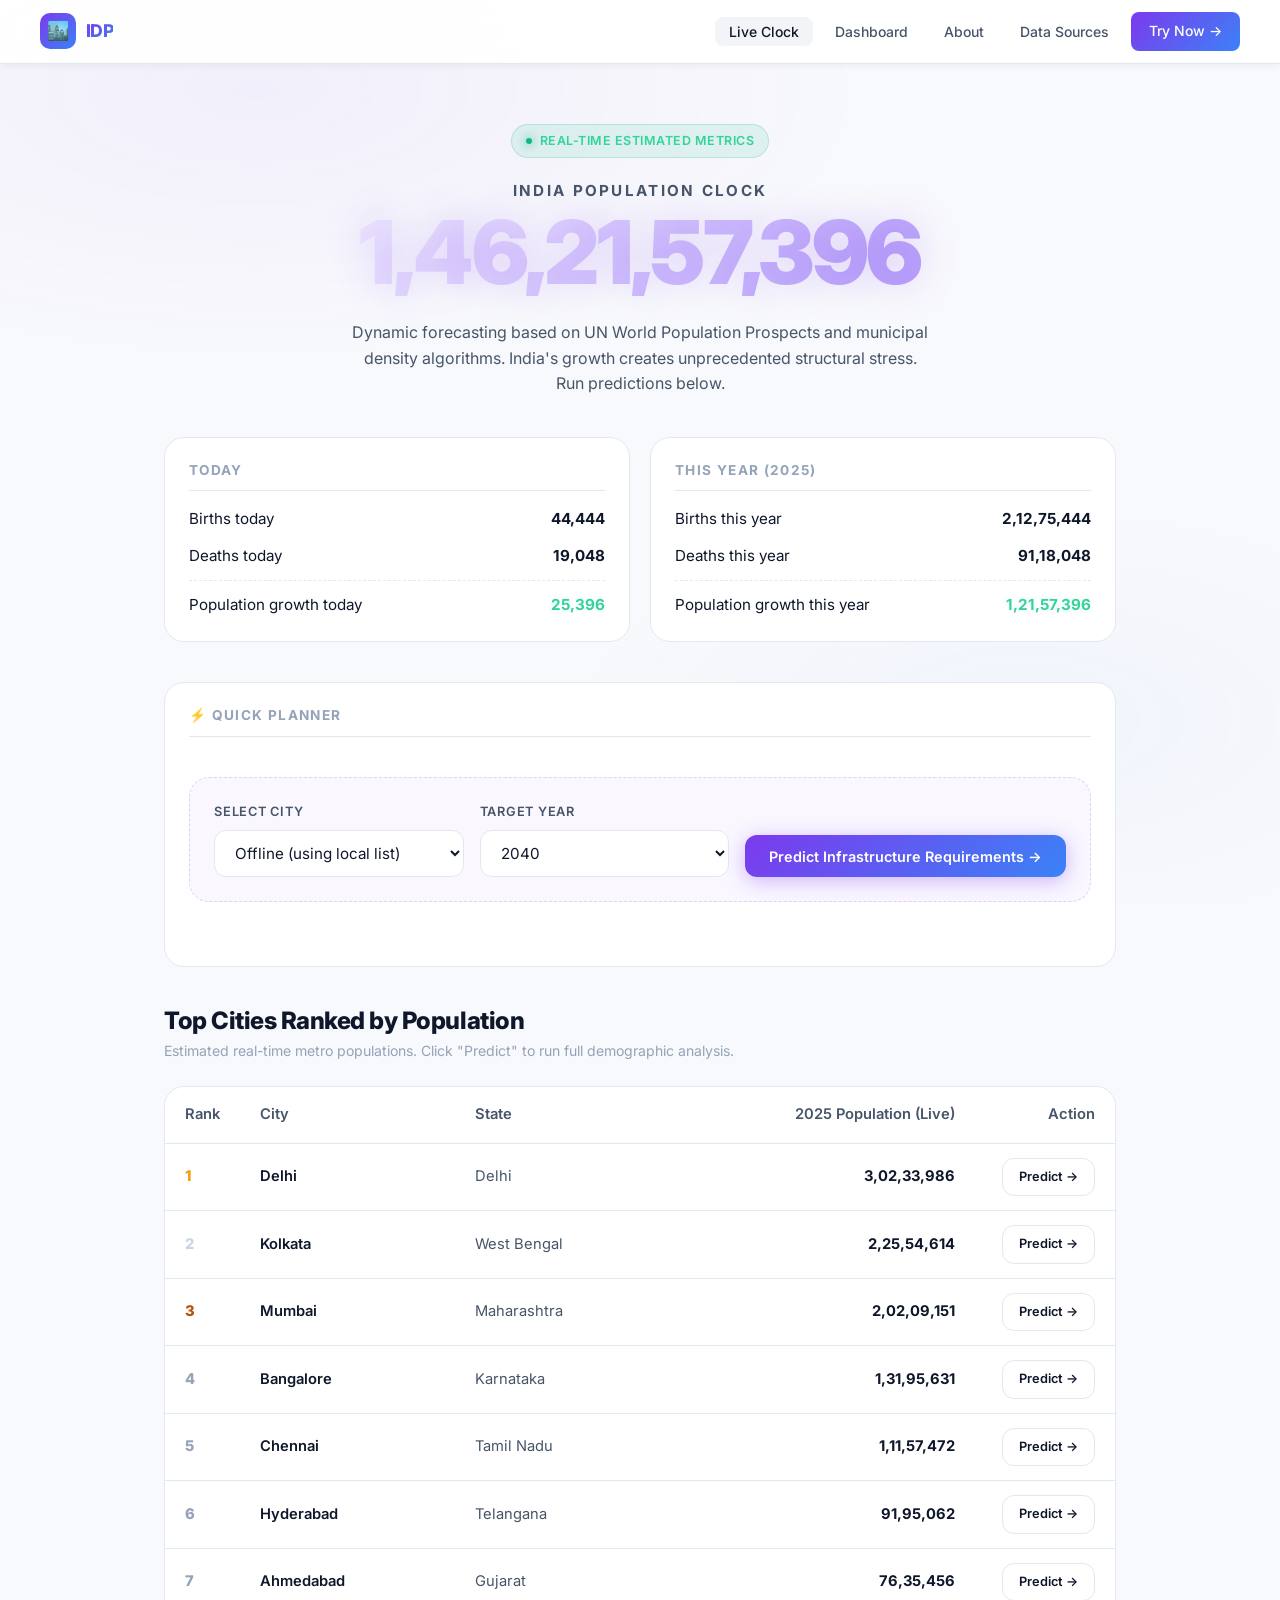
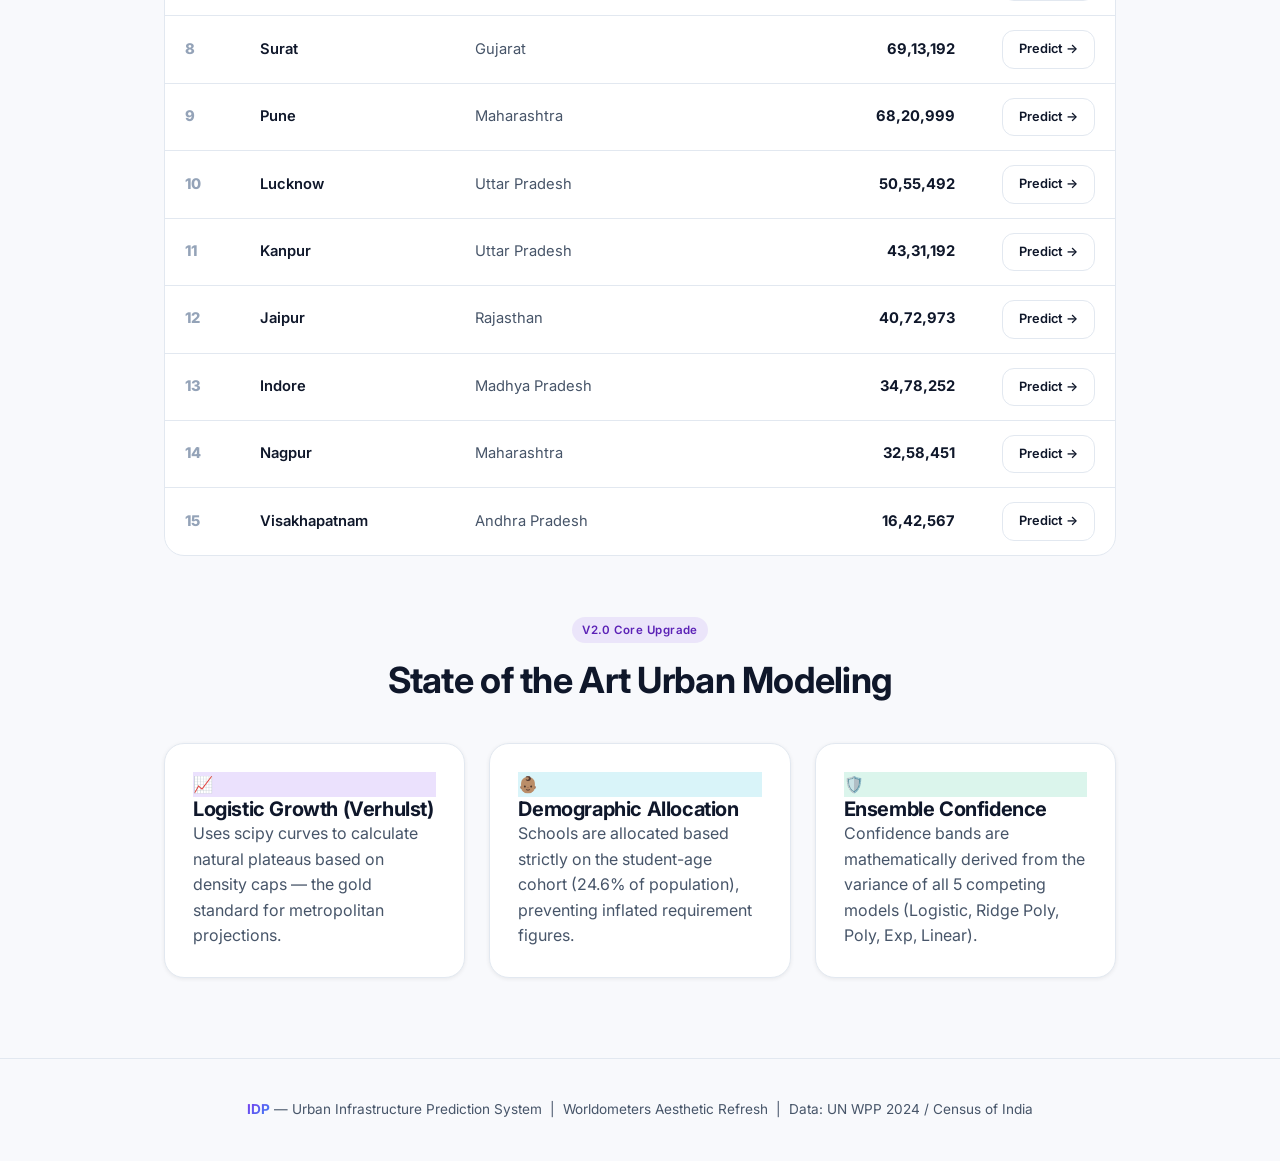
<file: frontend/index.html>
<!DOCTYPE html>
<html lang="en">
<head>
  <meta charset="UTF-8" />
  <meta name="viewport" content="width=device-width, initial-scale=1.0" />
  <title>India Live Population Clock — IDP</title>
  <meta name="description" content="Live Worldometers-style Indian population clock and predictive urban planning platform. Run multi-model AI predictions for major cities." />
  <link rel="stylesheet" href="css/style.css" />
  <style>
    /* ── Worldometers Ticker Styles ── */
    .clock-hero {
      text-align: center;
      padding: 60px 0 40px 0;
      position: relative;
    }

    .clock-title {
      font-size: 0.95rem;
      font-weight: 700;
      text-transform: uppercase;
      letter-spacing: 0.15em;
      color: var(--text-secondary);
      margin-bottom: 8px;
    }

    .clock-large {
      font-size: clamp(3.2rem, 8vw, 5.5rem);
      font-weight: 900;
      letter-spacing: -0.03em;
      line-height: 1;
      font-family: 'Inter', monospace;
      background: linear-gradient(135deg, #ffffff 0%, #a78bfa 100%);
      -webkit-background-clip: text;
      -webkit-text-fill-color: transparent;
      background-clip: text;
      margin-bottom: 24px;
      text-shadow: 0 0 40px rgba(124, 58, 237, 0.2);
    }

    /* ── Live Indicator Dot ── */
    .indicator-wrapper {
      display: inline-flex;
      align-items: center;
      gap: 8px;
      background: rgba(16, 185, 129, 0.1);
      border: 1px solid rgba(16, 185, 129, 0.2);
      border-radius: 100px;
      padding: 6px 14px;
      font-size: 0.78rem;
      font-weight: 600;
      color: #34d399;
      margin-bottom: 24px;
      letter-spacing: 0.04em;
    }

    .indicator-wrapper .dot {
      width: 6px; height: 6px;
      border-radius: 50%;
      background: #10b981;
      box-shadow: 0 0 10px #10b981;
      animation: pulse 2s ease-in-out infinite;
    }

    /* ── Side-by-Side Stat Cards ── */
    .live-stats-row {
      display: grid;
      grid-template-columns: 1fr 1fr;
      gap: 20px;
      margin-bottom: 40px;
    }

    @media (max-width: 768px) {
      .live-stats-row {
        grid-template-columns: 1fr;
      }
    }

    .stat-box {
      background: var(--bg-card);
      border: 1px solid var(--border);
      border-radius: var(--radius-lg);
      padding: 24px;
      backdrop-filter: blur(12px);
    }

    .stat-box-title {
      font-size: 0.85rem;
      font-weight: 700;
      text-transform: uppercase;
      letter-spacing: 0.1em;
      color: var(--text-muted);
      border-bottom: 1px solid var(--border);
      padding-bottom: 12px;
      margin-bottom: 16px;
    }

    .stat-ticker-item {
      display: flex;
      justify-content: space-between;
      align-items: center;
      margin-bottom: 12px;
      font-size: 0.95rem;
    }

    .stat-ticker-item:last-child {
      margin-bottom: 0;
      padding-top: 12px;
      border-top: 1px dashed var(--border);
    }

    .stat-ticker-val {
      font-weight: 700;
      font-family: 'Inter', monospace;
      color: var(--text-primary);
    }

    .stat-ticker-val.growth {
      color: #34d399;
      text-shadow: 0 0 10px rgba(52, 211, 153, 0.1);
    }

    /* ── Ranked Table ── */
    .ranked-section {
      margin-bottom: 60px;
    }

    .ranked-table-wrapper {
      background: var(--bg-card);
      border: 1px solid var(--border);
      border-radius: var(--radius-lg);
      overflow: hidden;
      backdrop-filter: blur(12px);
    }

    .ranked-table {
      width: 100%;
      border-collapse: collapse;
      text-align: left;
      font-size: 0.92rem;
    }

    .ranked-table th {
      background: rgba(255, 255, 255, 0.02);
      padding: 16px 20px;
      font-weight: 600;
      color: var(--text-secondary);
      border-bottom: 1px solid var(--border);
    }

    .ranked-table td {
      padding: 14px 20px;
      border-bottom: 1px solid var(--border);
      vertical-align: middle;
    }

    .ranked-table tr:last-child td {
      border-bottom: none;
    }

    .ranked-table tr:hover td {
      background: rgba(255, 255, 255, 0.01);
    }

    .rank-num {
      font-weight: 800;
      color: var(--text-muted);
    }

    tr:nth-child(1) .rank-num { color: #f59e0b; }
    tr:nth-child(2) .rank-num { color: #cbd5e1; }
    tr:nth-child(3) .rank-num { color: #b45309; }

    .city-name {
      font-weight: 600;
      color: var(--text-primary);
    }

    .city-pop-ticker {
      font-family: 'Inter', monospace;
      font-weight: 700;
    }

    /* ── General Overrides ── */
    .quick-predict-bar {
      margin: 40px 0;
      background: rgba(124, 58, 237, 0.04);
      border: 1px dashed rgba(124, 58, 237, 0.2);
      border-radius: var(--radius-lg);
      padding: 24px;
      display: grid;
      grid-template-columns: 1fr 1fr auto;
      gap: 16px;
      align-items: end;
    }

    @media (max-width: 768px) {
      .quick-predict-bar {
        grid-template-columns: 1fr;
      }
    }
  </style>
</head>
<body>

<!-- ── Navbar ── -->
<nav class="navbar">
  <div class="navbar-inner">
    <a href="index.html" class="nav-logo">
      <div class="logo-icon">🏙️</div>
      <span class="gradient-text">IDP</span>
    </a>
    <ul class="nav-links">
      <li><a href="index.html" class="active">Live Clock</a></li>
      <li><a href="dashboard.html">Dashboard</a></li>
      <li><a href="about.html">About</a></li>
      <li><a href="sources.html">Data Sources</a></li>
      <li><a href="dashboard.html" class="btn btn-sm nav-cta">Try Now →</a></li>
    </ul>
  </div>
</nav>

<div class="container" style="max-width: 1000px;">
  <!-- ── Main Counter Hero ── -->
  <section class="clock-hero">
    <div class="indicator-wrapper">
      <span class="dot"></span>
      REAL-TIME ESTIMATED METRICS
    </div>
    <h1 class="clock-title">India Population Clock</h1>
    <div class="clock-large" id="live-india-pop">1,450,000,000</div>
    <p style="max-width: 580px; margin: 0 auto; color: var(--text-secondary); line-height: 1.6;">
      Dynamic forecasting based on UN World Population Prospects and municipal density algorithms. India's growth creates unprecedented structural stress. Run predictions below.
    </p>
  </section>

  <!-- ── Side-by-Side Ticker Cards ── -->
  <section class="live-stats-row">
    <!-- Today -->
    <div class="stat-box">
      <h3 class="stat-box-title">TODAY</h3>
      <div class="stat-ticker-item">
        <span>Births today</span>
        <span class="stat-ticker-val" id="today-births">0</span>
      </div>
      <div class="stat-ticker-item">
        <span>Deaths today</span>
        <span class="stat-ticker-val" id="today-deaths">0</span>
      </div>
      <div class="stat-ticker-item">
        <span>Population growth today</span>
        <span class="stat-ticker-val growth" id="today-growth">0</span>
      </div>
    </div>

    <!-- This Year -->
    <div class="stat-box">
      <h3 class="stat-box-title">THIS YEAR (2025)</h3>
      <div class="stat-ticker-item">
        <span>Births this year</span>
        <span class="stat-ticker-val" id="year-births">0</span>
      </div>
      <div class="stat-ticker-item">
        <span>Deaths this year</span>
        <span class="stat-ticker-val" id="year-deaths">0</span>
      </div>
      <div class="stat-ticker-item">
        <span>Population growth this year</span>
        <span class="stat-ticker-val growth" id="year-growth">0</span>
      </div>
    </div>
  </section>

  <!-- ── Quick Predict Bar ── -->
  <section class="stat-box" style="margin-bottom: 40px;">
    <h3 class="stat-box-title" style="margin-bottom: 8px;">⚡ Quick Planner</h3>
    <div class="quick-predict-bar">
      <div class="form-group" style="margin-bottom: 0;">
        <label class="form-label" for="qs-city">Select City</label>
        <select class="form-control" id="qs-city">
          <option value="">Loading cities...</option>
        </select>
      </div>
      <div class="form-group" style="margin-bottom: 0;">
        <label class="form-label" for="qs-year">Target Year</label>
        <select class="form-control" id="qs-year"></select>
      </div>
      <button class="btn btn-primary" id="qs-btn" onclick="quickPredict()" style="height: 42px;">
        Predict Infrastructure Requirements →
      </button>
    </div>
  </section>

  <!-- ── Ranked Table ── -->
  <section class="ranked-section">
    <div style="margin-bottom: 24px;">
      <h2 style="font-size: 1.5rem; font-weight: 800; letter-spacing: -0.02em;">Top Cities Ranked by Population</h2>
      <p style="color: var(--text-muted); font-size: 0.88rem; margin-top: 4px;">
        Estimated real-time metro populations. Click "Predict" to run full demographic analysis.
      </p>
    </div>

    <div class="ranked-table-wrapper">
      <table class="ranked-table">
        <thead>
          <tr>
            <th style="width: 60px;">Rank</th>
            <th>City</th>
            <th>State</th>
            <th style="text-align: right;">2025 Population (Live)</th>
            <th style="text-align: right; width: 140px;">Action</th>
          </tr>
        </thead>
        <tbody id="ranked-cities-body">
          <!-- Populated by JavaScript -->
        </tbody>
      </table>
    </div>
  </section>

  <!-- ── Features ── -->
  <section class="section" style="padding-top: 0;">
    <div style="text-align:center; margin-bottom: 40px;">
      <span class="badge badge-purple" style="margin-bottom: 16px;">V2.0 Core Upgrade</span>
      <h2>State of the Art Urban Modeling</h2>
    </div>

    <div class="grid-3">
      <div class="card feature-card">
        <div class="feature-icon" style="background: rgba(124,58,237,0.15);">📈</div>
        <h3>Logistic Growth (Verhulst)</h3>
        <p>Uses scipy curves to calculate natural plateaus based on density caps — the gold standard for metropolitan projections.</p>
      </div>
      <div class="card feature-card">
        <div class="feature-icon" style="background: rgba(6,182,212,0.15);">👶🏽</div>
        <h3>Demographic Allocation</h3>
        <p>Schools are allocated based strictly on the student-age cohort (24.6% of population), preventing inflated requirement figures.</p>
      </div>
      <div class="card feature-card">
        <div class="feature-icon" style="background: rgba(16,185,129,0.15);">🛡️</div>
        <h3>Ensemble Confidence</h3>
        <p>Confidence bands are mathematically derived from the variance of all 5 competing models (Logistic, Ridge Poly, Poly, Exp, Linear).</p>
      </div>
    </div>
  </section>
</div>

<!-- ── Footer ── -->
<footer class="footer">
  <p>
    <strong class="gradient-text">IDP</strong> — Urban Infrastructure Prediction System &nbsp;|&nbsp;
    Worldometers Aesthetic Refresh &nbsp;|&nbsp;
    Data: UN WPP 2024 / Census of India
  </p>
</footer>

<script src="js/api.js"></script>
<script>
  // ── Baseline City Data (Sorted by Population for Rank) ──
  const CITIES_DB = [
    { name: "Delhi", state: "Delhi", pop: 30222405, cagr: 2.12, tickRate: 0.19 },
    { name: "Kolkata", state: "West Bengal", pop: 22549738, cagr: 1.15, tickRate: 0.08 },
    { name: "Mumbai", state: "Maharashtra", pop: 20203056, cagr: 1.62, tickRate: 0.10 },
    { name: "Bangalore", state: "Karnataka", pop: 13187098, cagr: 3.45, tickRate: 0.14 },
    { name: "Chennai", state: "Tamil Nadu", pop: 11153205, cagr: 2.21, tickRate: 0.07 },
    { name: "Hyderabad", state: "Telangana", pop: 9190795, cagr: 2.54, tickRate: 0.07 },
    { name: "Ahmedabad", state: "Gujarat", pop: 7632408, cagr: 2.29, tickRate: 0.05 },
    { name: "Surat", state: "Gujarat", pop: 6908925, cagr: 3.52, tickRate: 0.07 },
    { name: "Pune", state: "Maharashtra", pop: 6817951, cagr: 2.50, tickRate: 0.05 },
    { name: "Lucknow", state: "Uttar Pradesh", pop: 5052444, cagr: 3.20, tickRate: 0.05 },
    { name: "Kanpur", state: "Uttar Pradesh", pop: 4329973, cagr: 1.85, tickRate: 0.02 },
    { name: "Jaipur", state: "Rajasthan", pop: 4071754, cagr: 2.10, tickRate: 0.02 },
    { name: "Indore", state: "Madhya Pradesh", pop: 3476423, cagr: 2.95, tickRate: 0.03 },
    { name: "Nagpur", state: "Maharashtra", pop: 3257841, cagr: 1.60, tickRate: 0.01 },
    { name: "Visakhapatnam", state: "Andhra Pradesh", pop: 1641957, cagr: 1.45, tickRate: 0.01 }
  ];

  // Sort just in case order is different
  CITIES_DB.sort((a, b) => b.pop - a.pop);

  // ── Render Ranked Table ──
  const tbody = document.getElementById("ranked-cities-body");
  CITIES_DB.forEach((city, index) => {
    const tr = document.createElement("tr");
    tr.innerHTML = `
      <td><span class="rank-num">${index + 1}</span></td>
      <td><span class="city-name">${city.name}</span></td>
      <td><span style="color: var(--text-secondary);">${city.state}</span></td>
      <td style="text-align: right;"><span class="city-pop-ticker" id="city-ticker-${index}">${formatNumber(city.pop)}</span></td>
      <td style="text-align: right;">
        <a href="dashboard.html?city=${encodeURIComponent(city.name)}&year=2040" class="btn btn-sm btn-secondary">Predict →</a>
      </td>
    `;
    tbody.appendChild(tr);
  });

  // ── Populate Year Dropdown ──
  const ysEl = document.getElementById("qs-year");
  for (let y = 2025; y <= 2060; y += 5) {
    const opt = document.createElement("option");
    opt.value = y;
    opt.textContent = y;
    if (y === 2040) opt.selected = true;
    ysEl.appendChild(opt);
  }

  // ── Fetch Cities for dropdown from API ──
  (async () => {
    const el = document.getElementById("qs-city");
    try {
      const data = await getCities();
      el.innerHTML = "";
      data.cities.forEach(c => {
        const opt = document.createElement("option");
        opt.value = c; opt.textContent = c;
        if (c === "Delhi") opt.selected = true;
        el.appendChild(opt);
      });
    } catch {
      el.innerHTML = '<option value="">Offline (using local list)</option>';
      CITIES_DB.forEach(c => {
        const opt = document.createElement("option");
        opt.value = c.name; opt.textContent = c.name;
        el.appendChild(opt);
      });
    }
  })();

  // ── Real-Time Live Clock Calculations ──
  // India's estimated mid-2025 population is ~1,450,000,000.
  // Births per day: ~63,000 (0.729 per second)
  // Deaths per day: ~27,000 (0.312 per second)
  // Net increase: ~36,000 (0.417 per second)

  const indiaBasePop = 1450000000;
  const startOfYear = new Date(new Date().getFullYear(), 0, 1).getTime();

  function updateLiveClocks() {
    const now = Date.now();
    const secSinceNewYear = (now - startOfYear) / 1000;
    
    // Today's values
    const nowObj = new Date();
    const startOfToday = new Date(nowObj.getFullYear(), nowObj.getMonth(), nowObj.getDate()).getTime();
    const secSinceMidnight = (now - startOfToday) / 1000;

    // Daily metrics
    const birthsToday = Math.round(secSinceMidnight * (63000 / 86400));
    const deathsToday = Math.round(secSinceMidnight * (27000 / 86400));
    const growthToday = birthsToday - deathsToday;

    // Annual metrics
    const birthsThisYear = Math.round(secSinceNewYear * (63000 * 365 / 31536000));
    const deathsThisYear = Math.round(secSinceNewYear * (27000 * 365 / 31536000));
    const growthThisYear = birthsThisYear - deathsThisYear;

    // Update main clock
    const liveIndiaPop = indiaBasePop + growthThisYear;
    document.getElementById("live-india-pop").textContent = formatNumber(liveIndiaPop);

    // Update today's elements
    document.getElementById("today-births").textContent = formatNumber(birthsToday);
    document.getElementById("today-deaths").textContent = formatNumber(deathsToday);
    document.getElementById("today-growth").textContent = formatNumber(growthToday);

    // Update year elements
    document.getElementById("year-births").textContent = formatNumber(birthsThisYear);
    document.getElementById("year-deaths").textContent = formatNumber(deathsThisYear);
    document.getElementById("year-growth").textContent = formatNumber(growthThisYear);

    // Update city live tickers (slow progress ticking)
    CITIES_DB.forEach((city, index) => {
      // Simulate real-time ticking by offset
      const ticks = Math.round(secSinceMidnight * city.tickRate);
      const currentCityPop = city.pop + ticks;
      document.getElementById(`city-ticker-${index}`).textContent = formatNumber(currentCityPop);
    });
  }

  // Run immediately and then start interval
  updateLiveClocks();
  setInterval(updateLiveClocks, 250);

  // ── Redirection helper ──
  function quickPredict() {
    const city = document.getElementById("qs-city").value;
    const year = document.getElementById("qs-year").value;
    if (!city) return;
    window.location.href = `dashboard.html?city=${encodeURIComponent(city)}&year=${year}`;
  }

  // ── General formatting ──
  function formatNumber(n) {
    return new Intl.NumberFormat("en-IN").format(n);
  }
</script>
</body>
</html>
</file>
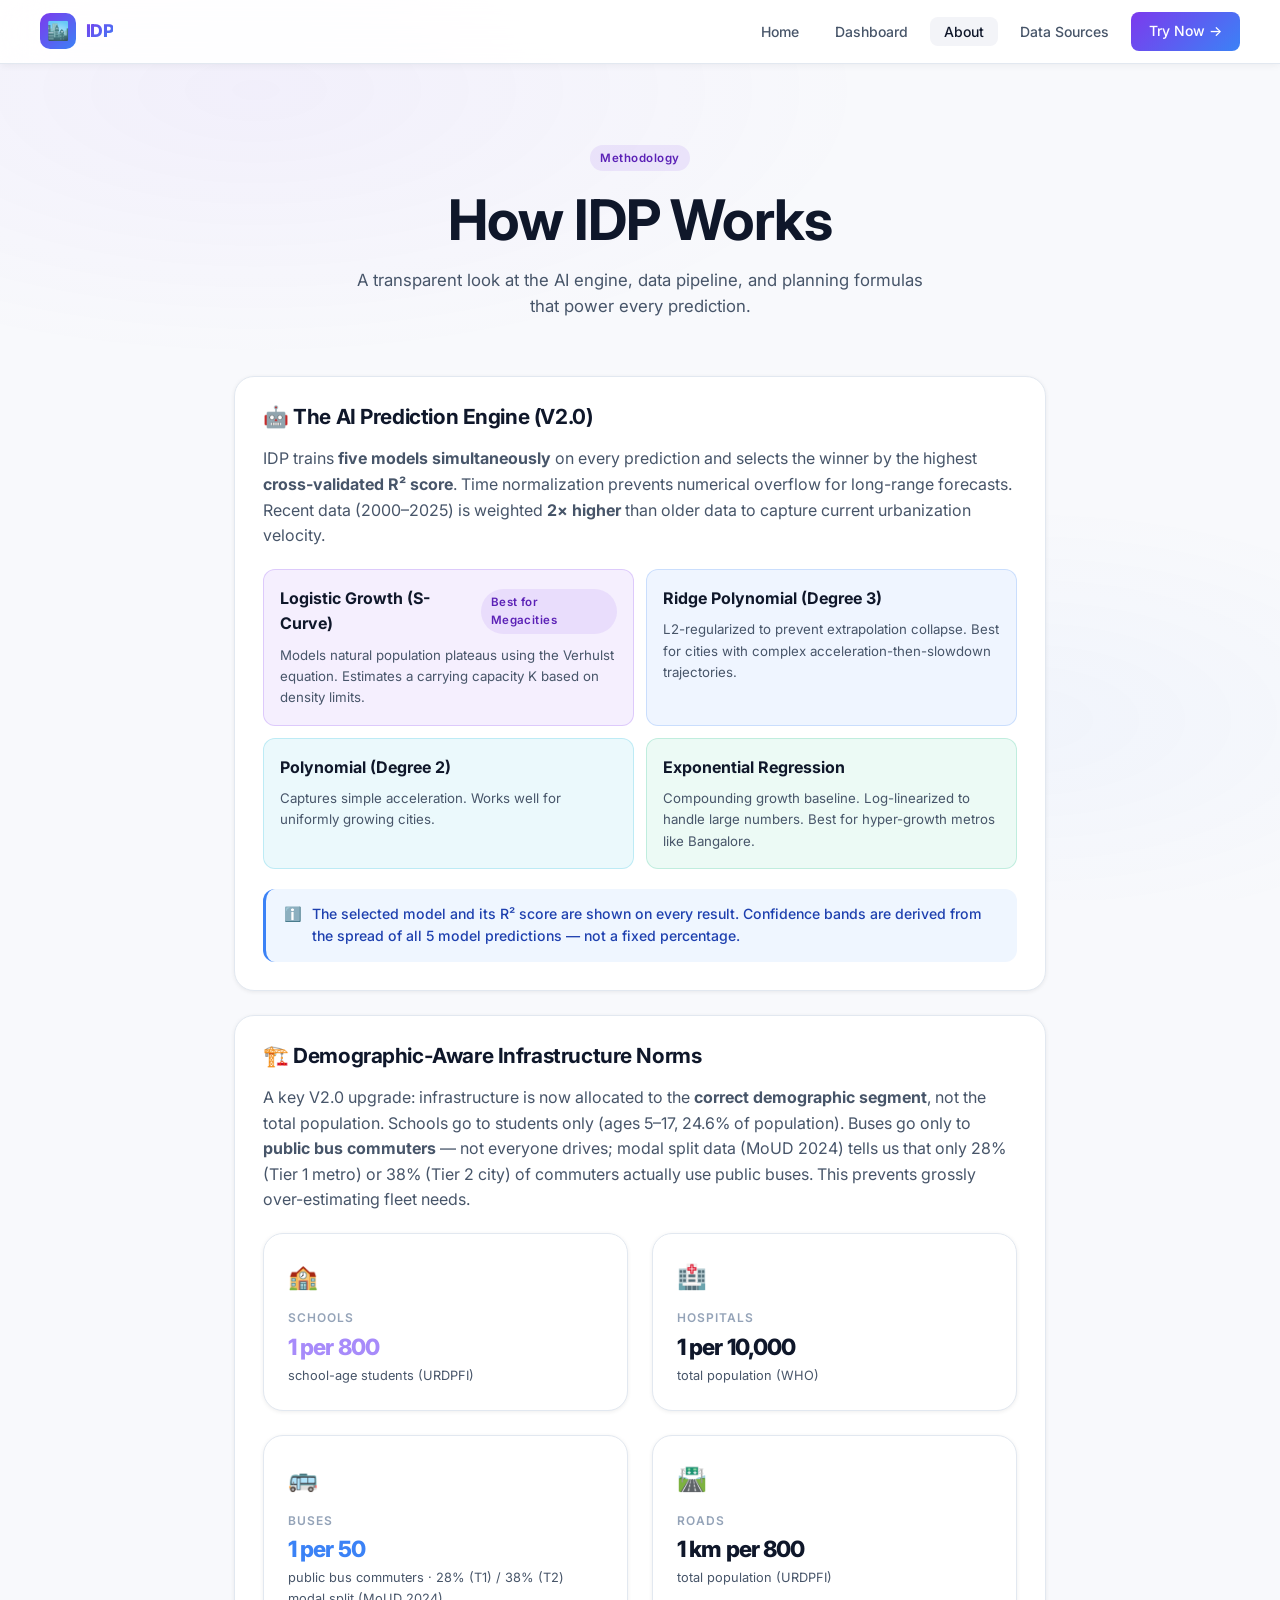
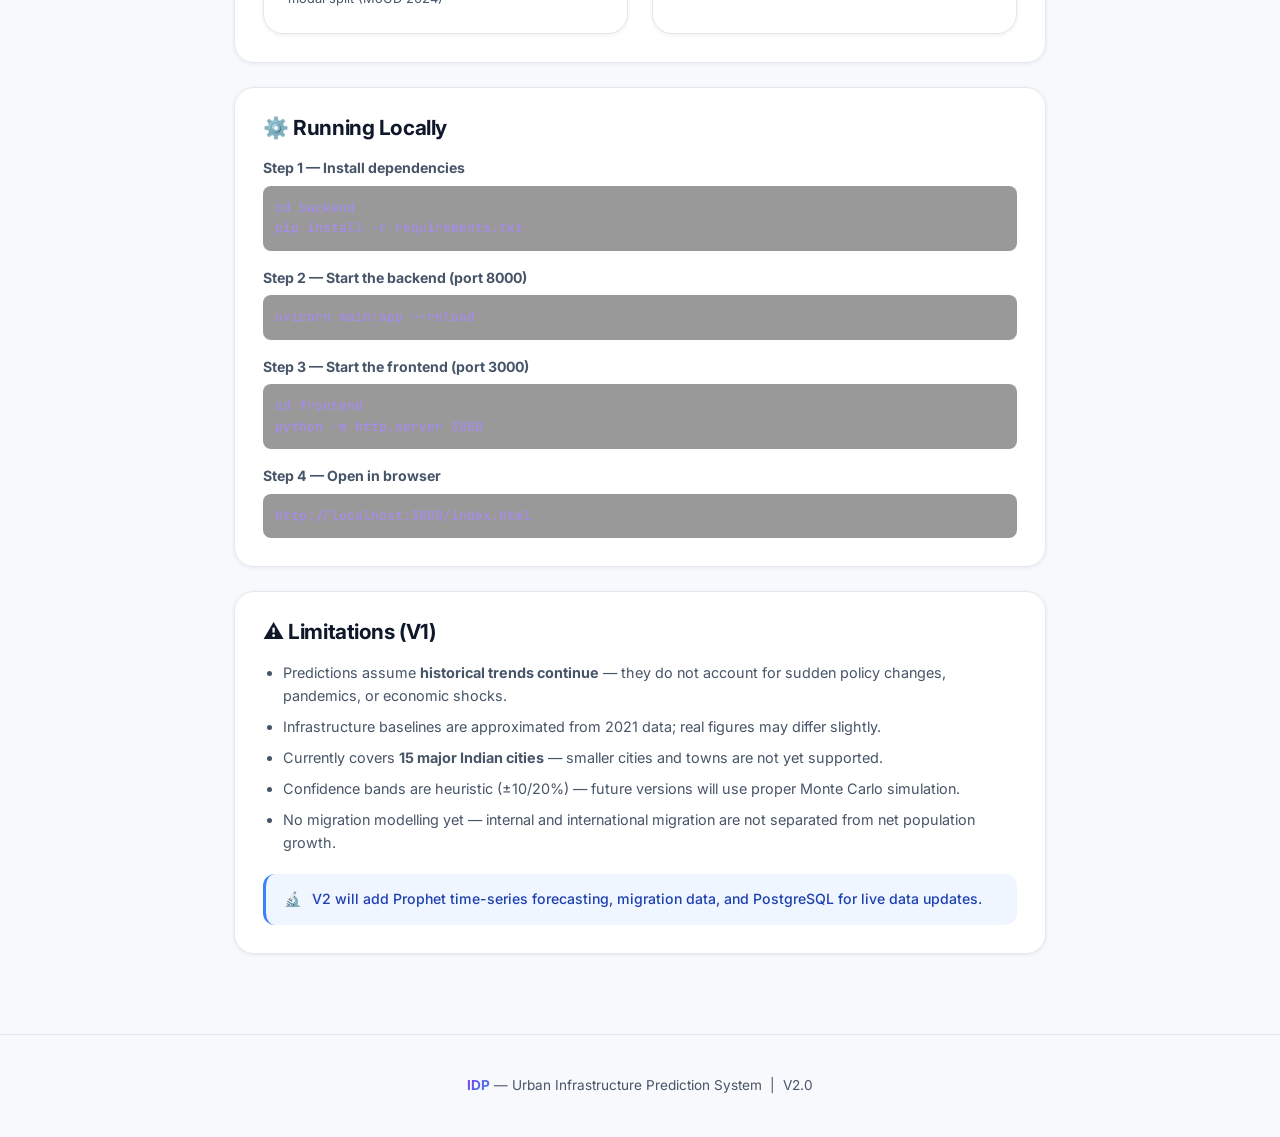
<file: frontend/about.html>
<!DOCTYPE html>
<html lang="en">
<head>
  <meta charset="UTF-8" />
  <meta name="viewport" content="width=device-width, initial-scale=1.0" />
  <title>About — IDP Urban Infrastructure Prediction System</title>
  <meta name="description" content="Learn how the IDP AI prediction engine works — multi-model regression, census data, and urban planning formulas explained." />
  <link rel="stylesheet" href="css/style.css" />
</head>
<body>

<nav class="navbar">
  <div class="navbar-inner">
    <a href="index.html" class="nav-logo">
      <div class="logo-icon">🏙️</div>
      <span class="gradient-text">IDP</span>
    </a>
    <ul class="nav-links">
      <li><a href="index.html">Home</a></li>
      <li><a href="dashboard.html">Dashboard</a></li>
      <li><a href="about.html" class="active">About</a></li>
      <li><a href="sources.html">Data Sources</a></li>
      <li><a href="dashboard.html" class="btn btn-sm nav-cta">Try Now →</a></li>
    </ul>
  </div>
</nav>

<section class="section">
  <div class="container" style="max-width: 860px;">

    <div style="margin-bottom: 56px; text-align: center;" class="fade-in">
      <span class="badge badge-purple" style="margin-bottom: 16px;">Methodology</span>
      <h1>How IDP Works</h1>
      <p style="max-width:580px; margin: 12px auto; font-size:1.05rem;">
        A transparent look at the AI engine, data pipeline, and planning formulas
        that power every prediction.
      </p>
    </div>

    <!-- AI Engine -->
    <div class="card fade-in" style="margin-bottom: 24px;">
      <h2 style="margin-bottom: 16px; font-size: 1.3rem;">🤖 The AI Prediction Engine (V2.0)</h2>
      <p style="margin-bottom: 16px;">
        IDP trains <strong>five models simultaneously</strong> on every prediction and selects the winner by the highest
        <strong>cross-validated R² score</strong>. Time normalization prevents numerical overflow for long-range forecasts.
        Recent data (2000–2025) is weighted <strong>2× higher</strong> than older data to capture current urbanization velocity.
      </p>
      <div style="display: grid; grid-template-columns: 1fr 1fr; gap: 12px; margin-top: 20px;">
        <div style="padding: 16px; background: rgba(124,58,237,0.08); border-radius: 12px; border: 1px solid rgba(124,58,237,0.2);">
          <div style="display:flex; justify-content:space-between; align-items:center; margin-bottom:8px;">
            <div style="font-weight:700;">Logistic Growth (S-Curve)</div>
            <span class="badge badge-purple">Best for Megacities</span>
          </div>
          <p style="font-size:0.83rem;">Models natural population plateaus using the Verhulst equation. Estimates a carrying capacity K based on density limits.</p>
        </div>
        <div style="padding: 16px; background: rgba(59,130,246,0.08); border-radius: 12px; border: 1px solid rgba(59,130,246,0.2);">
          <div style="font-weight:700; margin-bottom:8px;">Ridge Polynomial (Degree 3)</div>
          <p style="font-size:0.83rem;">L2-regularized to prevent extrapolation collapse. Best for cities with complex acceleration-then-slowdown trajectories.</p>
        </div>
        <div style="padding: 16px; background: rgba(6,182,212,0.08); border-radius: 12px; border: 1px solid rgba(6,182,212,0.2);">
          <div style="font-weight:700; margin-bottom:8px;">Polynomial (Degree 2)</div>
          <p style="font-size:0.83rem;">Captures simple acceleration. Works well for uniformly growing cities.</p>
        </div>
        <div style="padding: 16px; background: rgba(16,185,129,0.08); border-radius: 12px; border: 1px solid rgba(16,185,129,0.2);">
          <div style="font-weight:700; margin-bottom:8px;">Exponential Regression</div>
          <p style="font-size:0.83rem;">Compounding growth baseline. Log-linearized to handle large numbers. Best for hyper-growth metros like Bangalore.</p>
        </div>
      </div>
      <div class="alert alert-info" style="margin-top:20px;">
        <span>ℹ️</span>
        <span>The selected model and its R² score are shown on every result. Confidence bands are derived from the spread of all 5 model predictions — not a fixed percentage.</span>
      </div>
    </div>

    <!-- Infrastructure Formulas -->
    <div class="card fade-in fade-in-delay-1" style="margin-bottom: 24px;" id="setup">
      <h2 style="margin-bottom: 16px; font-size: 1.3rem;">🏗️ Demographic-Aware Infrastructure Norms</h2>
      <p style="margin-bottom: 20px;">
        A key V2.0 upgrade: infrastructure is now allocated to the <strong>correct demographic segment</strong>, not the total population.
        Schools go to students only (ages 5–17, 24.6% of population). Buses go only to <strong>public bus commuters</strong> — not everyone drives; modal split data (MoUD 2024) tells us that only 28% (Tier 1 metro) or 38% (Tier 2 city) of commuters actually use public buses. This prevents grossly over-estimating fleet needs.
      </p>
      <div class="grid-2">
        <div class="stat-card">
          <div class="stat-icon">🏫</div>
          <div class="stat-label">Schools</div>
          <div class="stat-value" style="font-size:1.4rem; color:#a78bfa;">1 per 800</div>
          <div class="stat-sub">school-age students (URDPFI)</div>
        </div>
        <div class="stat-card">
          <div class="stat-icon">🏥</div>
          <div class="stat-label">Hospitals</div>
          <div class="stat-value" style="font-size:1.4rem;">1 per 10,000</div>
          <div class="stat-sub">total population (WHO)</div>
        </div>
        <div class="stat-card">
          <div class="stat-icon">🚌</div>
          <div class="stat-label">Buses</div>
          <div class="stat-value" style="font-size:1.4rem; color:#3b82f6;">1 per 50</div>
          <div class="stat-sub">public bus commuters · 28% (T1) / 38% (T2) modal split (MoUD 2024)</div>
        </div>
        <div class="stat-card">
          <div class="stat-icon">🛣️</div>
          <div class="stat-label">Roads</div>
          <div class="stat-value" style="font-size:1.4rem;">1 km per 800</div>
          <div class="stat-sub">total population (URDPFI)</div>
        </div>
      </div>
    </div>

    <!-- Setup Guide -->
    <div class="card fade-in fade-in-delay-2" style="margin-bottom: 24px;">
      <h2 style="margin-bottom: 16px; font-size: 1.3rem;">⚙️ Running Locally</h2>

      <div style="font-size:0.88rem; display:flex; flex-direction:column; gap:16px;">
        <div>
          <div style="font-weight:700; margin-bottom:6px; color:var(--text-secondary);">Step 1 — Install dependencies</div>
          <pre style="background:rgba(0,0,0,0.4); padding:12px; border-radius:8px; font-family:'JetBrains Mono',monospace; font-size:0.8rem; overflow-x:auto; color:#a78bfa;">cd backend
pip install -r requirements.txt</pre>
        </div>
        <div>
          <div style="font-weight:700; margin-bottom:6px; color:var(--text-secondary);">Step 2 — Start the backend (port 8000)</div>
          <pre style="background:rgba(0,0,0,0.4); padding:12px; border-radius:8px; font-family:'JetBrains Mono',monospace; font-size:0.8rem; overflow-x:auto; color:#a78bfa;">uvicorn main:app --reload</pre>
        </div>
        <div>
          <div style="font-weight:700; margin-bottom:6px; color:var(--text-secondary);">Step 3 — Start the frontend (port 3000)</div>
          <pre style="background:rgba(0,0,0,0.4); padding:12px; border-radius:8px; font-family:'JetBrains Mono',monospace; font-size:0.8rem; overflow-x:auto; color:#a78bfa;">cd frontend
python -m http.server 3000</pre>
        </div>
        <div>
          <div style="font-weight:700; margin-bottom:6px; color:var(--text-secondary);">Step 4 — Open in browser</div>
          <pre style="background:rgba(0,0,0,0.4); padding:12px; border-radius:8px; font-family:'JetBrains Mono',monospace; font-size:0.8rem; overflow-x:auto; color:#a78bfa;">http://localhost:3000/index.html</pre>
        </div>
      </div>
    </div>

    <!-- Limitations -->
    <div class="card fade-in fade-in-delay-3">
      <h2 style="margin-bottom: 16px; font-size: 1.3rem;">⚠️ Limitations (V1)</h2>
      <ul style="font-size:0.9rem; color:var(--text-secondary); display:flex; flex-direction:column; gap:8px; padding-left:20px;">
        <li>Predictions assume <strong>historical trends continue</strong> — they do not account for sudden policy changes, pandemics, or economic shocks.</li>
        <li>Infrastructure baselines are approximated from 2021 data; real figures may differ slightly.</li>
        <li>Currently covers <strong>15 major Indian cities</strong> — smaller cities and towns are not yet supported.</li>
        <li>Confidence bands are heuristic (±10/20%) — future versions will use proper Monte Carlo simulation.</li>
        <li>No migration modelling yet — internal and international migration are not separated from net population growth.</li>
      </ul>
      <div class="alert alert-info" style="margin-top:20px;">
        <span>🔬</span>
        <span>V2 will add Prophet time-series forecasting, migration data, and PostgreSQL for live data updates.</span>
      </div>
    </div>

  </div>
</section>

<footer class="footer">
  <p><strong class="gradient-text">IDP</strong> — Urban Infrastructure Prediction System &nbsp;|&nbsp; V2.0</p>
</footer>
</body>
</html>
</file>
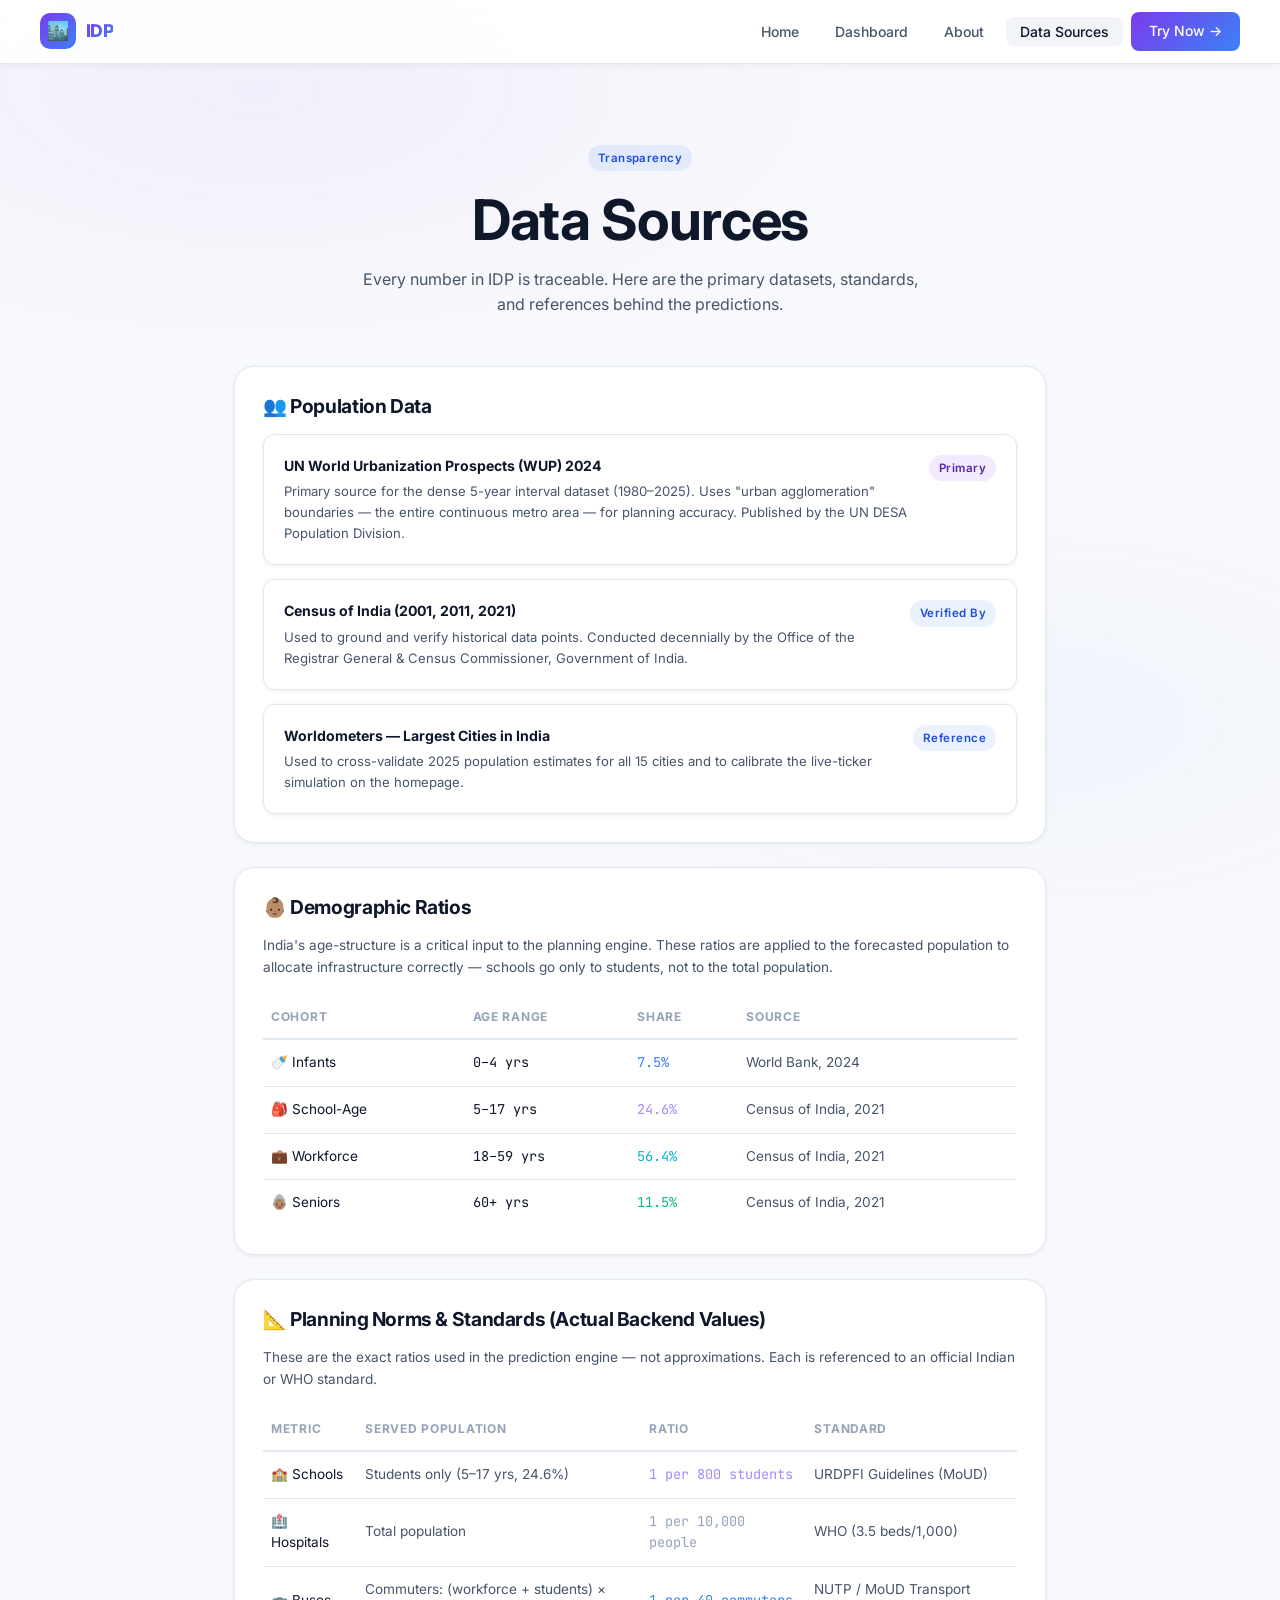
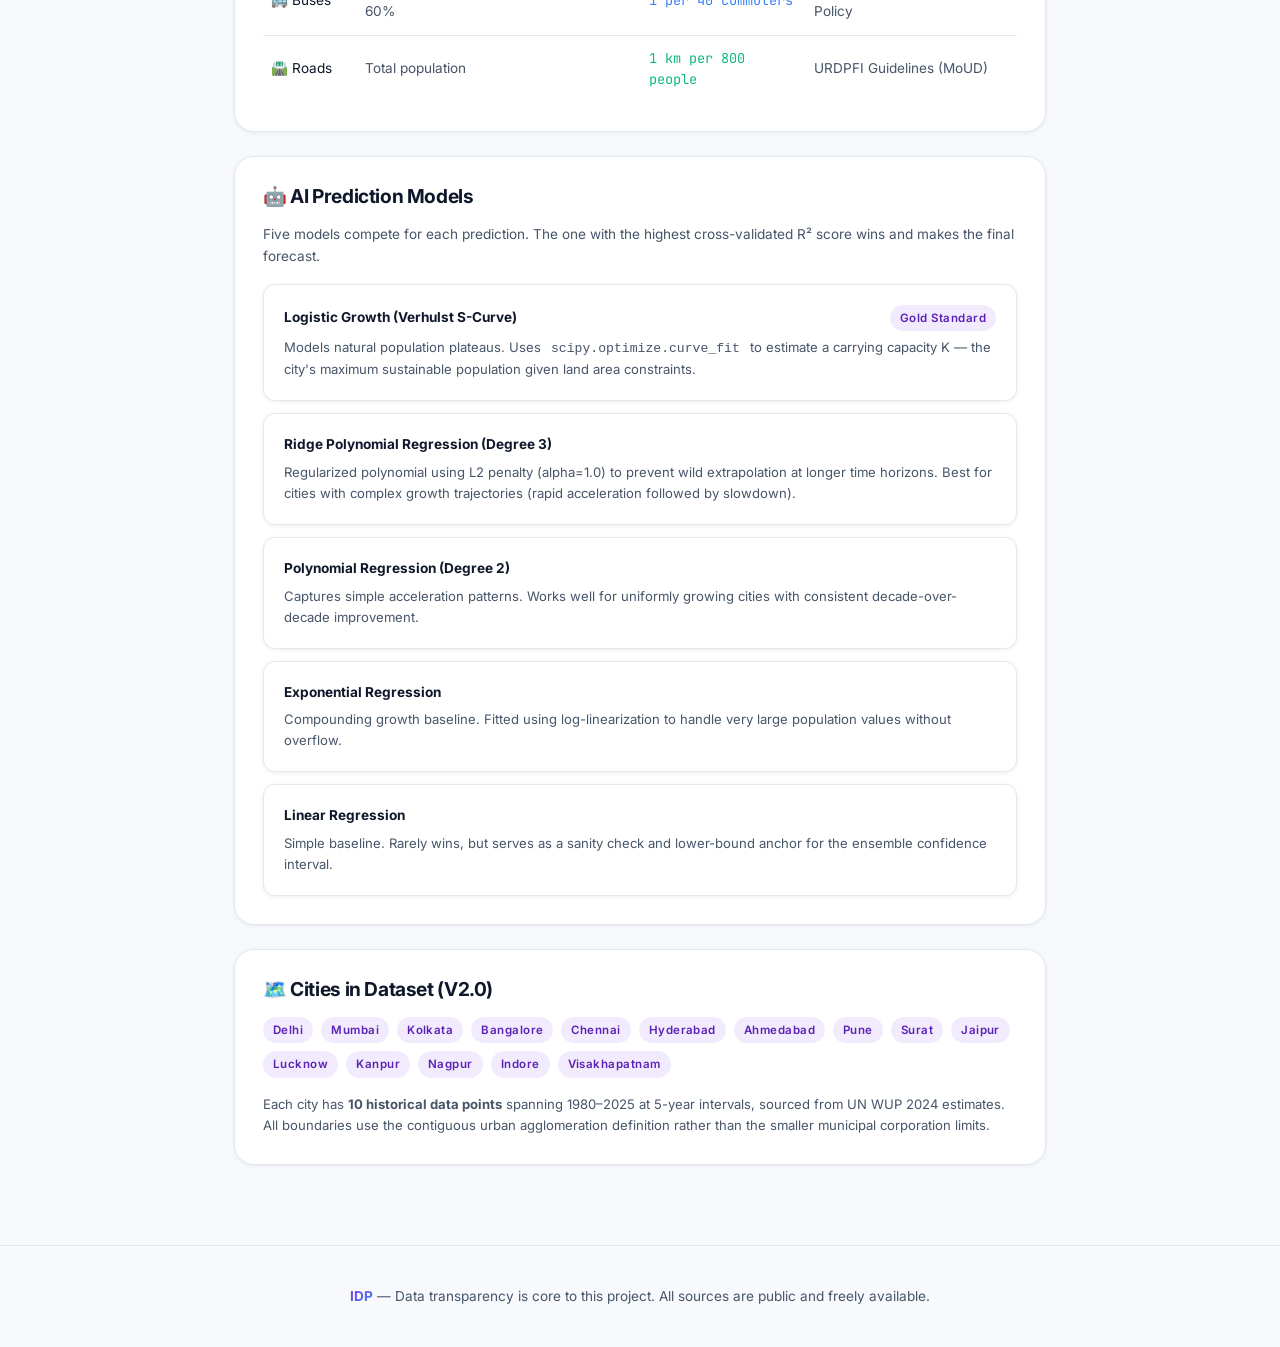
<file: frontend/sources.html>
<!DOCTYPE html>
<html lang="en">
<head>
  <meta charset="UTF-8" />
  <meta name="viewport" content="width=device-width, initial-scale=1.0" />
  <title>Data Sources — IDP</title>
  <meta name="description" content="IDP data sources: Census of India, UN WPP, URDPFI and WHO standards used for urban infrastructure prediction." />
  <link rel="stylesheet" href="css/style.css" />
</head>
<body>

<nav class="navbar">
  <div class="navbar-inner">
    <a href="index.html" class="nav-logo">
      <div class="logo-icon">🏙️</div>
      <span class="gradient-text">IDP</span>
    </a>
    <ul class="nav-links">
      <li><a href="index.html">Home</a></li>
      <li><a href="dashboard.html">Dashboard</a></li>
      <li><a href="about.html">About</a></li>
      <li><a href="sources.html" class="active">Data Sources</a></li>
      <li><a href="dashboard.html" class="btn btn-sm nav-cta">Try Now →</a></li>
    </ul>
  </div>
</nav>

<section class="section">
  <div class="container" style="max-width: 860px;">

    <div style="margin-bottom: 48px; text-align:center;" class="fade-in">
      <span class="badge badge-blue" style="margin-bottom:16px;">Transparency</span>
      <h1>Data Sources</h1>
      <p style="max-width:560px; margin: 12px auto;">
        Every number in IDP is traceable. Here are the primary datasets, standards,
        and references behind the predictions.
      </p>
    </div>

    <!-- Population Data -->
    <div class="card fade-in" style="margin-bottom:24px;">
      <h2 style="font-size:1.2rem; margin-bottom:16px;">👥 Population Data</h2>
      <div style="display:flex; flex-direction:column; gap:14px; font-size:0.88rem;">
        <div class="card card-sm" style="display:flex; justify-content:space-between; align-items:start; gap:16px;">
          <div>
            <div style="font-weight:700; margin-bottom:4px;">UN World Urbanization Prospects (WUP) 2024</div>
            <p style="font-size:0.82rem;">Primary source for the dense 5-year interval dataset (1980–2025). Uses "urban agglomeration" boundaries — the entire continuous metro area — for planning accuracy. Published by the UN DESA Population Division.</p>
          </div>
          <span class="badge badge-purple" style="flex-shrink:0;">Primary</span>
        </div>
        <div class="card card-sm" style="display:flex; justify-content:space-between; align-items:start; gap:16px;">
          <div>
            <div style="font-weight:700; margin-bottom:4px;">Census of India (2001, 2011, 2021)</div>
            <p style="font-size:0.82rem;">Used to ground and verify historical data points. Conducted decennially by the Office of the Registrar General &amp; Census Commissioner, Government of India.</p>
          </div>
          <span class="badge badge-blue" style="flex-shrink:0;">Verified By</span>
        </div>
        <div class="card card-sm" style="display:flex; justify-content:space-between; align-items:start; gap:16px;">
          <div>
            <div style="font-weight:700; margin-bottom:4px;">Worldometers — Largest Cities in India</div>
            <p style="font-size:0.82rem;">Used to cross-validate 2025 population estimates for all 15 cities and to calibrate the live-ticker simulation on the homepage.</p>
          </div>
          <span class="badge badge-blue" style="flex-shrink:0;">Reference</span>
        </div>
      </div>
    </div>

    <!-- Demographic Breakdown -->
    <div class="card fade-in fade-in-delay-1" style="margin-bottom:24px;">
      <h2 style="font-size:1.2rem; margin-bottom:16px;">👶🏽 Demographic Ratios</h2>
      <p style="font-size:0.85rem; margin-bottom:16px;">India's age-structure is a critical input to the planning engine. These ratios are applied to the forecasted population to allocate infrastructure correctly — schools go only to students, not to the total population.</p>
      <div style="overflow-x:auto;">
        <table style="width:100%; border-collapse:collapse; font-size:0.85rem;">
          <thead>
            <tr style="border-bottom: 2px solid var(--border);">
              <th style="text-align:left; padding:12px 8px; color:var(--text-muted); font-size:0.75rem; text-transform:uppercase; letter-spacing:0.06em;">Cohort</th>
              <th style="text-align:left; padding:12px 8px; color:var(--text-muted); font-size:0.75rem; text-transform:uppercase; letter-spacing:0.06em;">Age Range</th>
              <th style="text-align:left; padding:12px 8px; color:var(--text-muted); font-size:0.75rem; text-transform:uppercase; letter-spacing:0.06em;">Share</th>
              <th style="text-align:left; padding:12px 8px; color:var(--text-muted); font-size:0.75rem; text-transform:uppercase; letter-spacing:0.06em;">Source</th>
            </tr>
          </thead>
          <tbody>
            <tr style="border-bottom: 1px solid var(--border);">
              <td style="padding:12px 8px;">🍼 Infants</td>
              <td style="padding:12px 8px; font-family:'JetBrains Mono',monospace;">0–4 yrs</td>
              <td style="padding:12px 8px; font-family:'JetBrains Mono',monospace; color:#3b82f6;">7.5%</td>
              <td style="padding:12px 8px; color:var(--text-secondary);">World Bank, 2024</td>
            </tr>
            <tr style="border-bottom: 1px solid var(--border);">
              <td style="padding:12px 8px;">🎒 School-Age</td>
              <td style="padding:12px 8px; font-family:'JetBrains Mono',monospace;">5–17 yrs</td>
              <td style="padding:12px 8px; font-family:'JetBrains Mono',monospace; color:#a78bfa;">24.6%</td>
              <td style="padding:12px 8px; color:var(--text-secondary);">Census of India, 2021</td>
            </tr>
            <tr style="border-bottom: 1px solid var(--border);">
              <td style="padding:12px 8px;">💼 Workforce</td>
              <td style="padding:12px 8px; font-family:'JetBrains Mono',monospace;">18–59 yrs</td>
              <td style="padding:12px 8px; font-family:'JetBrains Mono',monospace; color:#06b6d4;">56.4%</td>
              <td style="padding:12px 8px; color:var(--text-secondary);">Census of India, 2021</td>
            </tr>
            <tr>
              <td style="padding:12px 8px;">👵🏽 Seniors</td>
              <td style="padding:12px 8px; font-family:'JetBrains Mono',monospace;">60+ yrs</td>
              <td style="padding:12px 8px; font-family:'JetBrains Mono',monospace; color:#10b981;">11.5%</td>
              <td style="padding:12px 8px; color:var(--text-secondary);">Census of India, 2021</td>
            </tr>
          </tbody>
        </table>
      </div>
    </div>

    <!-- Planning Standards -->
    <div class="card fade-in fade-in-delay-2" style="margin-bottom:24px;">
      <h2 style="font-size:1.2rem; margin-bottom:16px;">📐 Planning Norms &amp; Standards (Actual Backend Values)</h2>
      <p style="font-size:0.85rem; margin-bottom:16px;">These are the exact ratios used in the prediction engine — not approximations. Each is referenced to an official Indian or WHO standard.</p>
      <div style="overflow-x:auto;">
        <table style="width:100%; border-collapse:collapse; font-size:0.85rem;">
          <thead>
            <tr style="border-bottom: 2px solid var(--border);">
              <th style="text-align:left; padding:12px 8px; color:var(--text-muted); font-size:0.75rem; text-transform:uppercase; letter-spacing:0.06em;">Metric</th>
              <th style="text-align:left; padding:12px 8px; color:var(--text-muted); font-size:0.75rem; text-transform:uppercase; letter-spacing:0.06em;">Served Population</th>
              <th style="text-align:left; padding:12px 8px; color:var(--text-muted); font-size:0.75rem; text-transform:uppercase; letter-spacing:0.06em;">Ratio</th>
              <th style="text-align:left; padding:12px 8px; color:var(--text-muted); font-size:0.75rem; text-transform:uppercase; letter-spacing:0.06em;">Standard</th>
            </tr>
          </thead>
          <tbody>
            <tr style="border-bottom: 1px solid var(--border);">
              <td style="padding:12px 8px;">🏫 Schools</td>
              <td style="padding:12px 8px; color:var(--text-secondary);">Students only (5–17 yrs, 24.6%)</td>
              <td style="padding:12px 8px; font-family:'JetBrains Mono',monospace; color:#a78bfa;">1 per 800 students</td>
              <td style="padding:12px 8px; color:var(--text-secondary);">URDPFI Guidelines (MoUD)</td>
            </tr>
            <tr style="border-bottom: 1px solid var(--border);">
              <td style="padding:12px 8px;">🏥 Hospitals</td>
              <td style="padding:12px 8px; color:var(--text-secondary);">Total population</td>
              <td style="padding:12px 8px; font-family:'JetBrains Mono',monospace; color:#94a3b8;">1 per 10,000 people</td>
              <td style="padding:12px 8px; color:var(--text-secondary);">WHO (3.5 beds/1,000)</td>
            </tr>
            <tr style="border-bottom: 1px solid var(--border);">
              <td style="padding:12px 8px;">🚌 Buses</td>
              <td style="padding:12px 8px; color:var(--text-secondary);">Commuters: (workforce + students) × 60%</td>
              <td style="padding:12px 8px; font-family:'JetBrains Mono',monospace; color:#3b82f6;">1 per 40 commuters</td>
              <td style="padding:12px 8px; color:var(--text-secondary);">NUTP / MoUD Transport Policy</td>
            </tr>
            <tr>
              <td style="padding:12px 8px;">🛣️ Roads</td>
              <td style="padding:12px 8px; color:var(--text-secondary);">Total population</td>
              <td style="padding:12px 8px; font-family:'JetBrains Mono',monospace; color:#10b981;">1 km per 800 people</td>
              <td style="padding:12px 8px; color:var(--text-secondary);">URDPFI Guidelines (MoUD)</td>
            </tr>
          </tbody>
        </table>
      </div>
    </div>

    <!-- AI Models -->
    <div class="card fade-in fade-in-delay-2" style="margin-bottom:24px;">
      <h2 style="font-size:1.2rem; margin-bottom:16px;">🤖 AI Prediction Models</h2>
      <p style="font-size:0.85rem; margin-bottom:16px;">Five models compete for each prediction. The one with the highest cross-validated R² score wins and makes the final forecast.</p>
      <div style="display:flex; flex-direction:column; gap:12px; font-size:0.85rem;">
        <div class="card card-sm">
          <div style="display:flex; justify-content:space-between; align-items:center; margin-bottom:6px;">
            <div style="font-weight:700;">Logistic Growth (Verhulst S-Curve)</div>
            <span class="badge badge-purple">Gold Standard</span>
          </div>
          <p style="font-size:0.82rem;">Models natural population plateaus. Uses <code style="background:rgba(255,255,255,0.07); padding:2px 6px; border-radius:4px;">scipy.optimize.curve_fit</code> to estimate a carrying capacity K — the city's maximum sustainable population given land area constraints.</p>
        </div>
        <div class="card card-sm">
          <div style="font-weight:700; margin-bottom:6px;">Ridge Polynomial Regression (Degree 3)</div>
          <p style="font-size:0.82rem;">Regularized polynomial using L2 penalty (alpha=1.0) to prevent wild extrapolation at longer time horizons. Best for cities with complex growth trajectories (rapid acceleration followed by slowdown).</p>
        </div>
        <div class="card card-sm">
          <div style="font-weight:700; margin-bottom:6px;">Polynomial Regression (Degree 2)</div>
          <p style="font-size:0.82rem;">Captures simple acceleration patterns. Works well for uniformly growing cities with consistent decade-over-decade improvement.</p>
        </div>
        <div class="card card-sm">
          <div style="font-weight:700; margin-bottom:6px;">Exponential Regression</div>
          <p style="font-size:0.82rem;">Compounding growth baseline. Fitted using log-linearization to handle very large population values without overflow.</p>
        </div>
        <div class="card card-sm">
          <div style="font-weight:700; margin-bottom:6px;">Linear Regression</div>
          <p style="font-size:0.82rem;">Simple baseline. Rarely wins, but serves as a sanity check and lower-bound anchor for the ensemble confidence interval.</p>
        </div>
      </div>
    </div>

    <!-- City Coverage -->
    <div class="card fade-in fade-in-delay-3">
      <h2 style="font-size:1.2rem; margin-bottom:16px;">🗺️ Cities in Dataset (V2.0)</h2>
      <div style="display:flex; flex-wrap:wrap; gap:8px;">
        <span class="badge badge-purple">Delhi</span>
        <span class="badge badge-purple">Mumbai</span>
        <span class="badge badge-purple">Kolkata</span>
        <span class="badge badge-purple">Bangalore</span>
        <span class="badge badge-purple">Chennai</span>
        <span class="badge badge-purple">Hyderabad</span>
        <span class="badge badge-purple">Ahmedabad</span>
        <span class="badge badge-purple">Pune</span>
        <span class="badge badge-purple">Surat</span>
        <span class="badge badge-purple">Jaipur</span>
        <span class="badge badge-purple">Lucknow</span>
        <span class="badge badge-purple">Kanpur</span>
        <span class="badge badge-purple">Nagpur</span>
        <span class="badge badge-purple">Indore</span>
        <span class="badge badge-purple">Visakhapatnam</span>
      </div>
      <p style="font-size:0.82rem; margin-top:16px;">
        Each city has <strong>10 historical data points</strong> spanning 1980–2025 at 5-year intervals, sourced from UN WUP 2024 estimates. All boundaries use the contiguous urban agglomeration definition rather than the smaller municipal corporation limits.
      </p>
    </div>

  </div>
</section>

<footer class="footer">
  <p><strong class="gradient-text">IDP</strong> — Data transparency is core to this project. All sources are public and freely available.</p>
</footer>

</body>
</html>
</file>
<file: frontend/css/style.css>
/* ═══════════════════════════════════════════════════════════════
   IDP — Urban Infrastructure Prediction System
   style.css — Design System (Light Mode)
═══════════════════════════════════════════════════════════════ */

@import url('https://fonts.googleapis.com/css2?family=Inter:wght@300;400;500;600;700;800;900&family=JetBrains+Mono:wght@400;500&display=swap');

/* ── CSS Variables ── */
:root {
  --bg-primary:    #f8f9fc;
  --bg-secondary:  #ffffff;
  --bg-card:       #ffffff;
  --bg-card-hover: #f3f4f8;

  --accent-purple: #7c3aed;
  --accent-blue:   #3b82f6;
  --accent-cyan:   #06b6d4;
  --accent-grad:   linear-gradient(135deg, #7c3aed, #3b82f6);
  --accent-grad2:  linear-gradient(135deg, #3b82f6, #06b6d4);

  --success:  #059669;
  --warning:  #d97706;
  --danger:   #dc2626;

  --text-primary:   #0f172a;
  --text-secondary: #475569;
  --text-muted:     #94a3b8;

  --border:        #e2e8f0;
  --border-accent: rgba(124, 58, 237, 0.35);

  --shadow-sm:  0 1px 4px rgba(0,0,0,0.07);
  --shadow-md:  0 4px 20px rgba(0,0,0,0.08);
  --shadow-lg:  0 12px 48px rgba(0,0,0,0.10);
  --shadow-glow: 0 0 32px rgba(124, 58, 237, 0.10);

  --radius-sm: 8px;
  --radius-md: 12px;
  --radius-lg: 20px;
  --radius-xl: 28px;

  --transition: all 0.25s cubic-bezier(0.4, 0, 0.2, 1);
}

/* ── Reset ── */
*, *::before, *::after { box-sizing: border-box; margin: 0; padding: 0; }

html { scroll-behavior: smooth; }

body {
  font-family: 'Inter', -apple-system, sans-serif;
  background: var(--bg-primary);
  color: var(--text-primary);
  line-height: 1.6;
  min-height: 100vh;
  overflow-x: hidden;
}

/* ── Background mesh ── */
body::before {
  content: '';
  position: fixed;
  inset: 0;
  background:
    radial-gradient(ellipse 80% 50% at 20% 10%, rgba(124,58,237,0.05) 0%, transparent 60%),
    radial-gradient(ellipse 60% 40% at 80% 80%, rgba(59,130,246,0.04) 0%, transparent 60%);
  pointer-events: none;
  z-index: 0;
}

/* ── Typography ── */
h1, h2, h3, h4, h5, h6 { font-weight: 700; line-height: 1.2; letter-spacing: -0.02em; }
h1 { font-size: clamp(2rem, 5vw, 3.5rem); }
h2 { font-size: clamp(1.5rem, 3vw, 2.25rem); }
h3 { font-size: 1.25rem; }
p  { color: var(--text-secondary); }

.gradient-text {
  background: var(--accent-grad);
  -webkit-background-clip: text;
  -webkit-text-fill-color: transparent;
  background-clip: text;
}

.mono { font-family: 'JetBrains Mono', monospace; }

/* ── Layout ── */
.container { max-width: 1200px; margin: 0 auto; padding: 0 24px; }
.section    { padding: 80px 0; position: relative; z-index: 1; }

/* ── Navbar ── */
.navbar {
  position: sticky;
  top: 0;
  z-index: 100;
  background: rgba(255, 255, 255, 0.92);
  backdrop-filter: blur(20px);
  border-bottom: 1px solid var(--border);
  padding: 0 24px;
  height: 64px;
  display: flex;
  align-items: center;
  box-shadow: 0 1px 8px rgba(0,0,0,0.06);
}

.navbar-inner {
  max-width: 1200px;
  margin: 0 auto;
  width: 100%;
  display: flex;
  align-items: center;
  justify-content: space-between;
}

.nav-logo {
  display: flex;
  align-items: center;
  gap: 10px;
  text-decoration: none;
  font-weight: 800;
  font-size: 1.1rem;
  letter-spacing: -0.03em;
}

.nav-logo .logo-icon {
  width: 36px; height: 36px;
  border-radius: 10px;
  background: var(--accent-grad);
  display: flex; align-items: center; justify-content: center;
  font-size: 18px;
}

.nav-links {
  display: flex;
  align-items: center;
  gap: 8px;
  list-style: none;
}

.nav-links a {
  text-decoration: none;
  color: var(--text-secondary);
  font-size: 0.875rem;
  font-weight: 500;
  padding: 6px 14px;
  border-radius: var(--radius-sm);
  transition: var(--transition);
}

.nav-links a:hover,
.nav-links a.active {
  color: var(--text-primary);
  background: var(--bg-card-hover);
}

.nav-cta {
  background: var(--accent-grad) !important;
  color: #fff !important;
  padding: 8px 18px !important;
}

/* ── Glass Card ── */
.card {
  background: var(--bg-card);
  border: 1px solid var(--border);
  border-radius: var(--radius-lg);
  padding: 28px;
  box-shadow: var(--shadow-sm);
  transition: var(--transition);
  position: relative;
  overflow: hidden;
}

.card:hover {
  background: var(--bg-card-hover);
  border-color: var(--border-accent);
  transform: translateY(-2px);
  box-shadow: var(--shadow-md);
}

.card-sm { padding: 20px; border-radius: var(--radius-md); }

/* ── Stat Card ── */
.stat-card {
  background: var(--bg-card);
  border: 1px solid var(--border);
  border-radius: var(--radius-lg);
  padding: 24px;
  display: flex;
  flex-direction: column;
  gap: 8px;
  transition: var(--transition);
}

.stat-card:hover {
  border-color: var(--border-accent);
  box-shadow: var(--shadow-glow);
  transform: translateY(-2px);
}

.stat-label {
  font-size: 0.75rem;
  font-weight: 600;
  text-transform: uppercase;
  letter-spacing: 0.08em;
  color: var(--text-muted);
}

.stat-value {
  font-size: 2rem;
  font-weight: 800;
  letter-spacing: -0.04em;
  line-height: 1;
}

.stat-sub {
  font-size: 0.8rem;
  color: var(--text-secondary);
}

.stat-icon {
  font-size: 1.5rem;
  margin-bottom: 4px;
}

/* ── Buttons ── */
.btn {
  display: inline-flex;
  align-items: center;
  gap: 8px;
  padding: 12px 24px;
  border-radius: var(--radius-md);
  font-family: inherit;
  font-size: 0.9rem;
  font-weight: 600;
  cursor: pointer;
  border: none;
  transition: var(--transition);
  text-decoration: none;
  white-space: nowrap;
}

.btn-primary {
  background: var(--accent-grad);
  color: #fff;
  box-shadow: 0 4px 20px rgba(124, 58, 237, 0.35);
}

.btn-primary:hover {
  transform: translateY(-2px);
  box-shadow: 0 8px 30px rgba(124, 58, 237, 0.5);
}

.btn-secondary {
  background: var(--bg-card);
  color: var(--text-primary);
  border: 1px solid var(--border);
}

.btn-secondary:hover {
  background: var(--bg-card-hover);
  border-color: var(--border-accent);
}

.btn-sm { padding: 8px 16px; font-size: 0.8rem; }
.btn-lg { padding: 16px 36px; font-size: 1rem; }

/* ── Form Elements ── */
.form-group {
  display: flex;
  flex-direction: column;
  gap: 8px;
}

.form-label {
  font-size: 0.8rem;
  font-weight: 600;
  color: var(--text-secondary);
  text-transform: uppercase;
  letter-spacing: 0.06em;
}

.form-control {
  background: #ffffff;
  border: 1px solid var(--border);
  border-radius: var(--radius-md);
  color: var(--text-primary);
  font-family: inherit;
  font-size: 0.95rem;
  padding: 12px 16px;
  transition: var(--transition);
  width: 100%;
}

.form-control:focus {
  outline: none;
  border-color: var(--accent-purple);
  box-shadow: 0 0 0 3px rgba(124,58,237,0.12);
  background: #ffffff;
}

.form-control option {
  background: #ffffff;
  color: var(--text-primary);
}

/* ── Range slider ── */
input[type="range"] {
  -webkit-appearance: none;
  width: 100%;
  height: 6px;
  background: var(--border);
  border-radius: 3px;
  outline: none;
}

input[type="range"]::-webkit-slider-thumb {
  -webkit-appearance: none;
  width: 20px; height: 20px;
  border-radius: 50%;
  background: var(--accent-grad);
  cursor: pointer;
  box-shadow: 0 0 12px rgba(124,58,237,0.5);
}

/* ── Badge / Tag ── */
.badge {
  display: inline-flex;
  align-items: center;
  gap: 4px;
  padding: 4px 10px;
  border-radius: 100px;
  font-size: 0.72rem;
  font-weight: 600;
  letter-spacing: 0.04em;
}

.badge-purple  { background: rgba(124,58,237,0.10);  color: #5b21b6; }
.badge-blue    { background: rgba(59,130,246,0.10);  color: #1d4ed8; }
.badge-success { background: rgba(5,150,105,0.10);   color: #065f46; }
.badge-warning { background: rgba(217,119,6,0.10);   color: #92400e; }
.badge-danger  { background: rgba(220,38,38,0.10);   color: #991b1b; }

/* ── Progress bar ── */
.progress-bar-wrap {
  background: rgba(255,255,255,0.06);
  border-radius: 100px;
  height: 8px;
  overflow: hidden;
}

.progress-bar-fill {
  height: 100%;
  border-radius: 100px;
  transition: width 1s cubic-bezier(0.4,0,0.2,1);
}

/* ── Warning banners ── */
.alert {
  padding: 14px 18px;
  border-radius: var(--radius-md);
  font-size: 0.88rem;
  font-weight: 500;
  display: flex;
  align-items: flex-start;
  gap: 10px;
  border-left: 3px solid;
}

.alert-critical { background: #fef2f2;  border-color: var(--danger);      color: #991b1b; }
.alert-warning  { background: #fffbeb;  border-color: var(--warning);     color: #92400e; }
.alert-success  { background: #f0fdf4;  border-color: var(--success);     color: #065f46; }
.alert-info     { background: #eff6ff;  border-color: var(--accent-blue);  color: #1e40af; }

/* ── Grid ── */
.grid-2 { display: grid; grid-template-columns: repeat(2, 1fr); gap: 24px; }
.grid-3 { display: grid; grid-template-columns: repeat(3, 1fr); gap: 24px; }
.grid-4 { display: grid; grid-template-columns: repeat(4, 1fr); gap: 20px; }

/* ── Divider ── */
.divider {
  height: 1px;
  background: var(--border);
  margin: 24px 0;
}

/* ── Loading spinner ── */
.spinner {
  width: 40px; height: 40px;
  border: 3px solid var(--border);
  border-top-color: var(--accent-purple);
  border-radius: 50%;
  animation: spin 0.7s linear infinite;
  margin: 0 auto;
}

@keyframes spin { to { transform: rotate(360deg); } }

/* ── Fade in ── */
.fade-in {
  opacity: 0;
  transform: translateY(20px);
  animation: fadeUp 0.5s ease forwards;
}

@keyframes fadeUp {
  to { opacity: 1; transform: translateY(0); }
}

.fade-in-delay-1 { animation-delay: 0.1s; }
.fade-in-delay-2 { animation-delay: 0.2s; }
.fade-in-delay-3 { animation-delay: 0.3s; }
.fade-in-delay-4 { animation-delay: 0.4s; }

/* ── Pulse ── */
.pulse {
  animation: pulse 2s ease-in-out infinite;
}

@keyframes pulse {
  0%, 100% { opacity: 1; }
  50%       { opacity: 0.6; }
}

/* ── Footer ── */
.footer {
  border-top: 1px solid var(--border);
  padding: 40px 24px;
  text-align: center;
  color: var(--text-muted);
  font-size: 0.85rem;
  position: relative;
  z-index: 1;
}

/* ── Responsive ── */
@media (max-width: 768px) {
  .grid-2, .grid-3, .grid-4 { grid-template-columns: 1fr; }
  .nav-links { display: none; }
  .section { padding: 48px 0; }
  .card { padding: 20px; }
}

@media (max-width: 480px) {
  .container { padding: 0 16px; }
  h1 { font-size: 1.8rem; }
}

/* ── Scrollbar ── */
::-webkit-scrollbar { width: 6px; }
::-webkit-scrollbar-track { background: #f1f5f9; }
::-webkit-scrollbar-thumb { background: #cbd5e1; border-radius: 3px; }
::-webkit-scrollbar-thumb:hover { background: var(--accent-purple); }

/* ── Selection ── */
::selection { background: rgba(124,58,237,0.2); }

/* ── Dashboard-specific light mode overrides ── */
.sidebar, aside {
  background: #ffffff;
}

.panel-header {
  color: var(--text-primary);
  border-bottom: 1px solid var(--border);
  padding-bottom: 12px;
  margin-bottom: 16px;
  font-weight: 700;
  font-size: 0.85rem;
  text-transform: uppercase;
  letter-spacing: 0.06em;
}

.infra-card {
  background: #f8f9fc;
  border: 1px solid var(--border);
  box-shadow: var(--shadow-sm);
}

.prediction-hero {
  background: linear-gradient(135deg, #f5f3ff 0%, #eff6ff 100%);
  border: 1px solid #e0e7ff;
  box-shadow: var(--shadow-sm);
}

.pop-number {
  color: var(--accent-purple) !important;
}

.r2-score {
  color: var(--accent-purple) !important;
}

.stat-card {
  background: #ffffff;
  border: 1px solid var(--border);
  box-shadow: var(--shadow-sm);
}

.year-display {
  color: var(--accent-purple);
  font-weight: 800;
}
</file>
